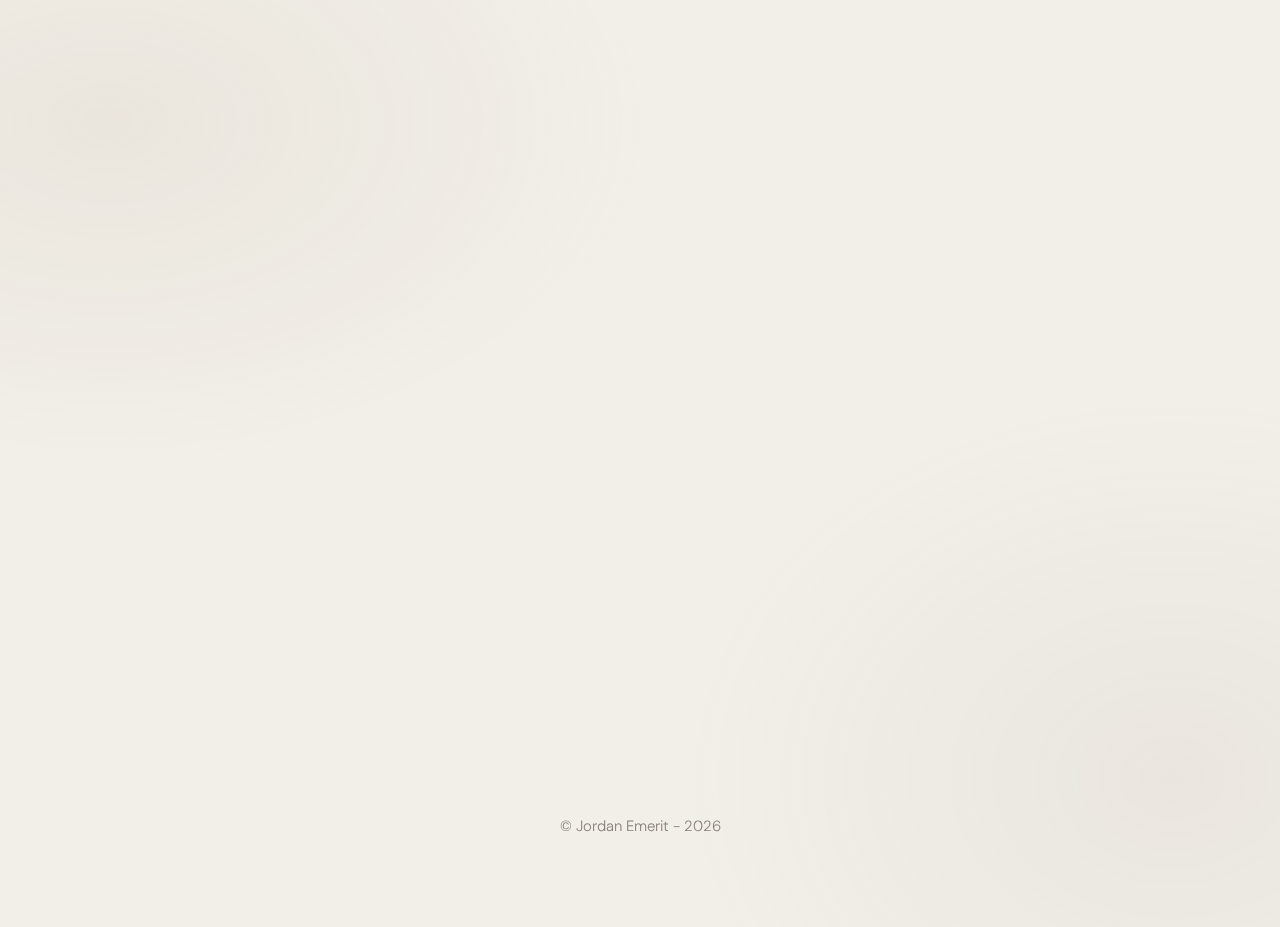
<file: Save init/index.html>
<!DOCTYPE html>
<html lang="fr" data-theme="">
<head>
  <meta charset="UTF-8" />
  <meta name="viewport" content="width=device-width, initial-scale=1.0" />
  <title>Mon portfolio - Accueil</title>
  <link rel="preconnect" href="https://fonts.googleapis.com" />
  <link rel="preconnect" href="https://fonts.gstatic.com" crossorigin />
  <link href="https://fonts.googleapis.com/css2?family=Lora:ital,wght@0,400;0,500;1,400;1,500&family=DM+Sans:opsz,wght@9..40,300;9..40,400;9..40,500&display=swap" rel="stylesheet" />

  <style>
    :root {
      --ease: cubic-bezier(0.23, 1, 0.32, 1);
      --radius: 20px;
      --bg:           #f2efe9;
      --text:         #1c1916;
      --text-muted:   #8a8278;
      --border:       rgba(0,0,0,0.07);
      --glass-bg:     rgba(245,242,236,0.6);
      --glass-border: rgba(255,255,255,0.55);
      --tag-bg:       rgba(0,0,0,0.07);
      --tag-color:    #5a5248;
      --toggle-track: #e0dbd2;
      --toggle-thumb: #8a7a68;
      --shadow-sm:    0 1px 4px rgba(0,0,0,0.05), 0 4px 18px rgba(0,0,0,0.06);
      --shadow-lg:    0 8px 40px rgba(0,0,0,0.15);
    }

    [data-theme="dark"] {
      --bg:           #0f0e0b;
      --text:         #ece8e0;
      --text-muted:   #7a7570;
      --border:       rgba(255,255,255,0.06);
      --glass-bg:     rgba(15,14,11,0.65);
      --glass-border: rgba(255,255,255,0.11);
      --tag-bg:       rgba(255,255,255,0.08);
      --tag-color:    #b0a898;
      --toggle-track: #28251e;
      --toggle-thumb: #c4ad8a;
      --shadow-sm:    0 1px 4px rgba(0,0,0,0.3), 0 4px 24px rgba(0,0,0,0.28);
      --shadow-lg:    0 8px 50px rgba(0,0,0,0.55);
    }

    *, *::before, *::after { box-sizing: border-box; margin: 0; padding: 0; }

    body {
      font-family: 'DM Sans', sans-serif;
      background: var(--bg);
      color: var(--text);
      min-height: 100vh;
      overflow-x: hidden;
      transition: background 0.45s var(--ease), color 0.45s var(--ease);
    }

    /* Ambient bg blob */
    .ambient {
      position: fixed;
      inset: -15%;
      pointer-events: none;
      z-index: 0;
      background:
        radial-gradient(ellipse 50% 45% at 18% 22%, rgba(185,165,135,0.12) 0%, transparent 65%),
        radial-gradient(ellipse 45% 50% at 82% 78%, rgba(155,145,125,0.09) 0%, transparent 65%);
      will-change: transform;
      transition: background 0.45s var(--ease);
    }

    .container {
      position: relative;
      z-index: 1;
      max-width: 1040px;
      margin: 0 auto;
      padding: 64px 24px 88px;
    }

    /* ── Header ── */
    header {
      margin-bottom: 48px;
      display: flex;
      align-items: flex-start;
      justify-content: space-between;
      gap: 20px;
      opacity: 0;
      transform: translateY(18px);
      animation: fadeUp 0.85s var(--ease) 0.05s forwards;
    }

    header h1 {
      font-family: 'Lora', serif;
      font-size: clamp(1.9rem, 4.5vw, 2.9rem);
      font-weight: 400;
      letter-spacing: -0.025em;
      line-height: 1.12;
    }

    header h1 em {
      font-style: italic;
      color: var(--text-muted);
    }

    header p {
      margin-top: 10px;
      font-size: 0.93rem;
      color: var(--text-muted);
      font-weight: 300;
      line-height: 1.65;
      max-width: 360px;
    }

     footer p {
       text-align: center;
       margin-top: 40px;
       font-size: 0.93rem;
       color: var(--text-muted);
       font-weight: 300;
       line-height: 1.65;
    }

    /* Toggle */
    .toggle {
      flex-shrink: 0;
      margin-top: 5px;
      width: 48px; height: 26px;
      background: var(--toggle-track);
      border-radius: 100px;
      border: 1px solid var(--border);
      cursor: pointer;
      position: relative;
      transition: background 0.35s var(--ease), border-color 0.35s var(--ease);
    }
    .toggle::after {
      content: '';
      position: absolute;
      top: 3px; left: 3px;
      width: 18px; height: 18px;
      border-radius: 50%;
      background: var(--toggle-thumb);
      transition: transform 0.35s var(--ease), background 0.35s var(--ease);
    }
    [data-theme="dark"] .toggle::after { transform: translateX(22px); }

    /* ── Bento Grid ── */
    .bento {
      display: grid;
      grid-template-columns: repeat(12, 1fr);
      grid-auto-rows: 175px;
      gap: 13px;
    }

    .c4  { grid-column: span 4; }
    .c5  { grid-column: span 5; }
    .c6  { grid-column: span 6; }
    .c7  { grid-column: span 7; }
    .c8  { grid-column: span 8; }
    .c12 { grid-column: span 12; }
    .r1  { grid-row: span 1; }
    .r2  { grid-row: span 2; }

    /* ── Card ── */
    .card {
      position: relative;
      border-radius: var(--radius);
      overflow: hidden;
      border: 1px solid var(--border);
      box-shadow: var(--shadow-sm);
      cursor: pointer;
      text-decoration: none;
      display: block;
      background: var(--card-bg, #ccc);
      opacity: 0;
      transform: translateY(22px);
      transition:
        box-shadow 0.4s var(--ease),
        transform  0.4s var(--ease),
        border-color 0.4s;
    }

    .card.visible {
      animation: fadeUp 0.65s var(--ease) forwards;
    }

    .card:hover {
      box-shadow: var(--shadow-lg);
      transform: translateY(-5px) scale(1.013);
      border-color: transparent;
    }

    /* Mouse-tracking spotlight */
    .card::before {
      content: '';
      position: absolute;
      inset: 0;
      background: radial-gradient(
        circle 240px at var(--mx, 50%) var(--my, 50%),
        rgba(255,255,255,0.22) 0%,
        transparent 68%
      );
      opacity: 0;
      transition: opacity 0.25s ease;
      pointer-events: none;
      z-index: 1;
      border-radius: inherit;
    }
    .card:hover::before { opacity: 1; }

    /* Subtle noise grain */
    .card::after {
      content: '';
      position: absolute;
      inset: 0;
      background-image: url("data:image/svg+xml,%3Csvg xmlns='http://www.w3.org/2000/svg' width='300' height='300'%3E%3Cfilter id='n'%3E%3CfeTurbulence type='fractalNoise' baseFrequency='0.85' numOctaves='4' stitchTiles='stitch'/%3E%3C/filter%3E%3Crect width='300' height='300' filter='url(%23n)' opacity='0.035'/%3E%3C/svg%3E");
      opacity: 0.4;
      mix-blend-mode: overlay;
      pointer-events: none;
      z-index: 1;
      border-radius: inherit;
    }

    /* Glass label at bottom */
    .card-label {
      position: absolute;
      bottom: 12px;
      left: 12px;
      right: 12px;
      z-index: 3;
      background: var(--glass-bg);
      backdrop-filter: blur(16px) saturate(1.6);
      -webkit-backdrop-filter: blur(16px) saturate(1.6);
      border: 1px solid var(--glass-border);
      border-radius: 12px;
      padding: 11px 13px;
      display: flex;
      align-items: center;
      justify-content: space-between;
      gap: 10px;
      transition: background 0.45s var(--ease), border-color 0.45s var(--ease);
    }

    .label-main { flex: 1; min-width: 0; }

    .card-title {
      font-family: 'Lora', serif;
      font-size: 0.875rem;
      font-weight: 500;
      line-height: 1.3;
      color: var(--text);
      white-space: nowrap;
      overflow: hidden;
      text-overflow: ellipsis;
    }

    /* Description revealed on hover via max-height */
    .card-desc {
      font-size: 0.76rem;
      color: var(--text-muted);
      font-weight: 300;
      line-height: 1.5;
      max-height: 0;
      overflow: hidden;
      opacity: 0;
      transition: max-height 0.4s var(--ease), opacity 0.3s ease, margin-top 0.3s;
    }
    .card:hover .card-desc {
      max-height: 50px;
      opacity: 1;
      margin-top: 3px;
    }

    .card-tags {
      display: flex;
      flex-wrap: wrap;
      gap: 4px;
      margin-top: 7px;
    }

    .tag {
      font-size: 0.65rem;
      font-weight: 500;
      letter-spacing: 0.04em;
      text-transform: uppercase;
      background: var(--tag-bg);
      color: var(--tag-color);
      padding: 3px 8px;
      border-radius: 100px;
    }

    /* Arrow button */
    .card-arrow {
      flex-shrink: 0;
      width: 27px; height: 27px;
      border-radius: 50%;
      background: rgba(0,0,0,0.12);
      display: flex;
      align-items: center;
      justify-content: center;
      transition: background 0.25s, transform 0.3s var(--ease);
    }
    .card-arrow svg {
      width: 12px; height: 12px;
      stroke: rgba(255,255,255,0.85);
      fill: none;
      stroke-width: 2;
      stroke-linecap: round;
      stroke-linejoin: round;
    }
    .card:hover .card-arrow {
      background: rgba(0,0,0,0.22);
      transform: translate(2px, -2px);
    }

    @keyframes fadeUp {
      to { opacity: 1; transform: translateY(0); }
    }

    /* Responsive */
    @media (max-width: 700px) {
      .bento { grid-template-columns: repeat(6,1fr); grid-auto-rows: 155px; }
      .c4, .c5, .c7, .c8, .c12 { grid-column: span 6; }
      .c6 { grid-column: span 3; }
      .r2 { grid-row: span 2; }
    }
    @media (max-width: 440px) {
      .container { padding: 38px 14px 60px; }
      .bento { gap: 10px; grid-auto-rows: 140px; }
      .c6 { grid-column: span 6; }
    }
  </style>

<script>
    (function() {
      const saved = localStorage.getItem('theme');
      const sys = window.matchMedia('(prefers-color-scheme: dark)').matches ? 'dark' : 'light';
      document.documentElement.setAttribute('data-theme', saved || sys);
    })();
  </script>

</head>
<body>

<div class="ambient" id="ambient"></div>

<div class="container">

  <header>
    <div>
      <h1>Jordan <em>Emerit</em></h1>
      <p>Une sélection de mes différents projets : construits, exploré et imaginé.</p>
    </div>
    <button class="toggle" id="themeToggle" aria-label="Changer de thème"></button>
  </header>

  <div class="bento" id="grid">

    <!-- 1 — Grande (7 cols × 2 rows) -->
    <a href="https://jordanmrt.github.io/theletterclub/" class="card c7 r2" data-delay="0"
       style="--card-bg: linear-gradient(140deg, #b8ccb0 0%, #8dab82 45%, #6a9070 100%);">
      <div class="card-label">
        <div class="label-main">
          <div class="card-title">The Letter Club - Renouer avec l'écriture.</div>
          <div class="card-desc">Site permettant de remettre au goût du jour l'écriture épistolaire en y déposant des lettres anonymement et une newsletter.</div>
          <div class="card-tags">
            <span class="tag">Art & poésie</span>
            <span class="tag">Communauté</span>
          </div>
        </div>
        <div class="card-arrow"><svg viewBox="0 0 16 16"><path d="M3 13 13 3M6 3h7v7"/></svg></div>
      </div>
    </a>

    <!-- 2 — (5 cols × 1 row) -->
    <a href="https://jordanmrt.github.io/social-media/" class="card c5 r1" data-delay="70"
       style="--card-bg: linear-gradient(135deg, #d4c0a0 0%, #b8946a 100%);">
      <div class="card-label">
        <div class="label-main">
          <div class="card-title">Portfolio - Social Media Manager</div>
          <div class="card-desc">Portfolio en ligne permettant de mettre en avant mes expériences professionnelles ainsi que de prendre contact avec moi.</div>
          <div class="card-tags"><span class="tag">Professionnel</span><span class="tag">Recruteur</span></div>
        </div>
        <div class="card-arrow"><svg viewBox="0 0 16 16"><path d="M3 13 13 3M6 3h7v7"/></svg></div>
      </div>
    </a>

    <!-- 3 — (5 cols × 1 row) -->
    <a href="https://github.com/JordanMRT" class="card c5 r1" data-delay="130"
       style="--card-bg: linear-gradient(145deg, #c4b4d8 0%, #9880c0 100%);">
      <div class="card-label">
        <div class="label-main">
          <div class="card-title">Github - Repositories</div>
          <div class="card-desc">Ensemble des repositories utilisés pour héberger mes projets et les déployer via Github Pages.</div>
          <div class="card-tags"><span class="tag">Professionnel</span><span class="tag">Code</span></div>
        </div>
        <div class="card-arrow"><svg viewBox="0 0 16 16"><path d="M3 13 13 3M6 3h7v7"/></svg></div>
      </div>
    </a>

    <!-- 4 — (4 cols × 1 row) -->
    <a href="https://jordanmrt.github.io/sncf-poxy-live/" class="card c4 r1" data-delay="190"
       style="--card-bg: linear-gradient(150deg, #a8c4d2 0%, #78a0bc 100%);">
      <div class="card-label">
        <div class="label-main">
          <div class="card-title">SNCF Live - Circulations SNCF en temps réel</div>
          <div class="card-desc">Site affichant les circulations des trains SNCF en temps réel, ainsi que les aléas avec possibilité de recherche et de filtres par types de trains.</div>
          <div class="card-tags"><span class="tag">Voyage</span><span class="tag">Communauté</span></div>
        </div>
        <div class="card-arrow"><svg viewBox="0 0 16 16"><path d="M3 13 13 3M6 3h7v7"/></svg></div>
      </div>
    </a>

    <!-- 5 — Large (8 cols × 1 row)
    <a href="#" class="card c8 r1" data-delay="250"
       style="--card-bg: linear-gradient(125deg, #d8c4a0 0%, #c8a86e 55%, #b08848 100%);">
      <div class="card-label">
        <div class="label-main">
          <div class="card-title">Drafts — Éditeur minimaliste</div>
          <div class="card-desc">Écriture sans distraction. Export Markdown, mode focus, offline.</div>
          <div class="card-tags"><span class="tag">Svelte</span><span class="tag">Tauri</span></div>
        </div>
        <div class="card-arrow"><svg viewBox="0 0 16 16"><path d="M3 13 13 3M6 3h7v7"/></svg></div>
      </div>
    </a>-->

    <!-- 6 — (6 cols × 1 row)
    <a href="#" class="card c6 r1" data-delay="310"
       style="--card-bg: linear-gradient(148deg, #c8beb0 0%, #a09080 100%);">
      <div class="card-label">
        <div class="label-main">
          <div class="card-title">Vault — Mots de passe local</div>
          <div class="card-desc">AES-256, sans cloud, sans dépendance externe.</div>
          <div class="card-tags"><span class="tag">Rust</span><span class="tag">Tauri</span></div>
        </div>
        <div class="card-arrow"><svg viewBox="0 0 16 16"><path d="M3 13 13 3M6 3h7v7"/></svg></div>
      </div>
    </a>-->

    <!-- 7 — (6 cols × 1 row)
    <a href="#" class="card c6 r1" data-delay="370"
       style="--card-bg: linear-gradient(132deg, #c0cab8 0%, #96a888 100%);">
      <div class="card-label">
        <div class="label-main">
          <div class="card-title">Memo — Notes rapides</div>
          <div class="card-desc">Capture instantanée, sync locale, offline-first par conception.</div>
          <div class="card-tags"><span class="tag">Electron</span><span class="tag">SQLite</span></div>
        </div>
        <div class="card-arrow"><svg viewBox="0 0 16 16"><path d="M3 13 13 3M6 3h7v7"/></svg></div>
      </div>
    </a>-->

  </div>
<footer>
<div><p> © Jordan Emerit - 2026</p></div>
</footer>

<script>
  /* Theme */
  const html = document.documentElement;
  const btn  = document.getElementById('themeToggle');

  btn.addEventListener('click', () => {
    const next = html.getAttribute('data-theme') === 'dark' ? 'light' : 'dark';
    html.setAttribute('data-theme', next);
    localStorage.setItem('theme', next);
  });

  window.matchMedia('(prefers-color-scheme: dark)').addEventListener('change', e => {
    if (!localStorage.getItem('theme'))
      html.setAttribute('data-theme', e.matches ? 'dark' : 'light');
  });

  /* Scroll reveal */
  const cards = document.querySelectorAll('.card');
  const io = new IntersectionObserver(entries => {
    entries.forEach(({ isIntersecting, target }) => {
      if (!isIntersecting) return;
      target.style.animationDelay = (target.dataset.delay || 0) + 'ms';
      target.classList.add('visible');
      io.unobserve(target);
    });
  }, { threshold: 0.08 });
  cards.forEach(c => io.observe(c));

  /* Mouse-tracking spotlight per card */
  cards.forEach(card => {
    card.addEventListener('mousemove', e => {
      const r = card.getBoundingClientRect();
      card.style.setProperty('--mx', ((e.clientX - r.left) / r.width  * 100).toFixed(1) + '%');
      card.style.setProperty('--my', ((e.clientY - r.top)  / r.height * 100).toFixed(1) + '%');
    });
  });

  /* Ambient parallax */
  const ambient = document.getElementById('ambient');
  let raf;
  document.addEventListener('mousemove', e => {
    cancelAnimationFrame(raf);
    raf = requestAnimationFrame(() => {
      const x = (e.clientX / innerWidth  - 0.5) * 24;
      const y = (e.clientY / innerHeight - 0.5) * 24;
      ambient.style.transform = `translate(${x}px, ${y}px)`;
    });
  });
</script>
</body>
</html>
</file>
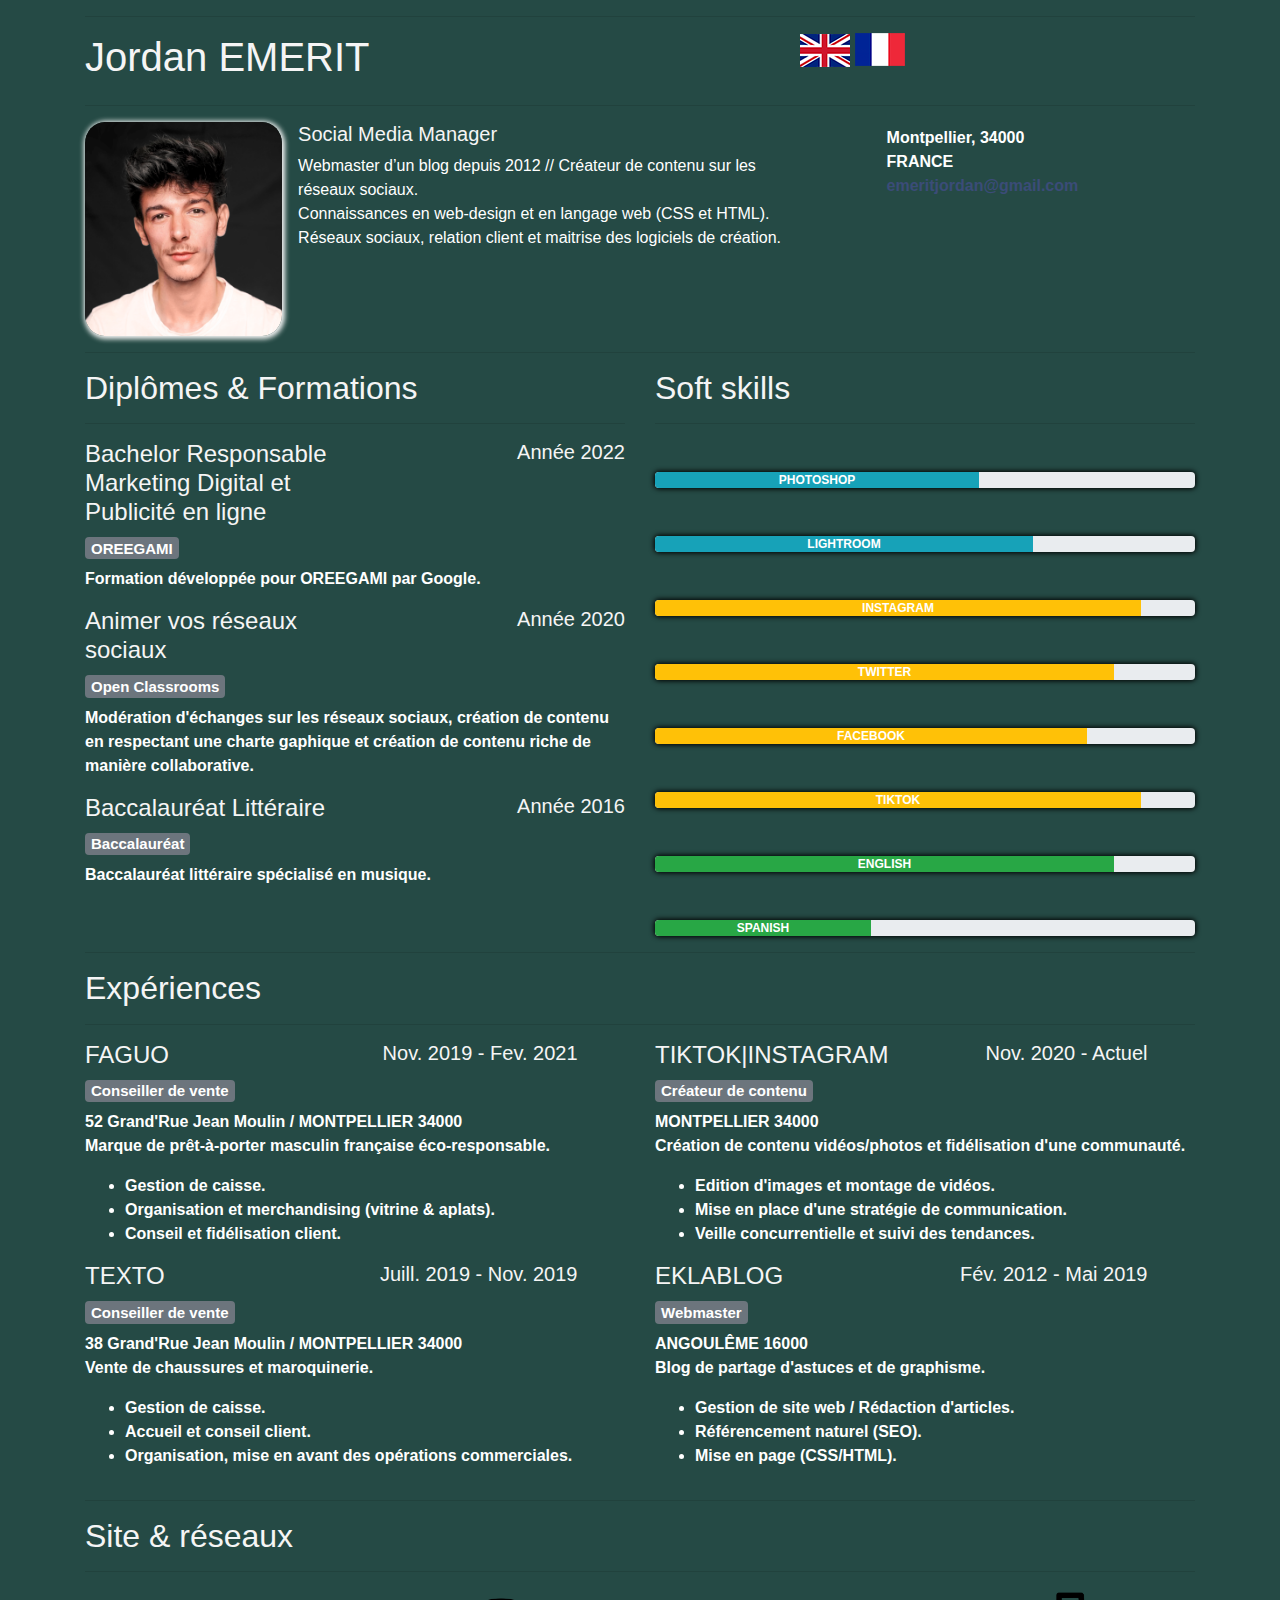
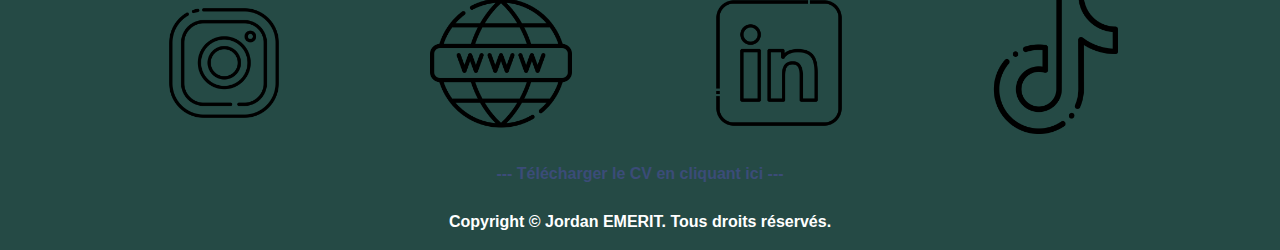
<file: Save init/old-index.html>
<!DOCTYPE html>
<html lang="fr">
<head>
    <meta charset="utf-8">
    <meta http-equiv="X-UA-Compatible" content="IE=edge">
    <meta name="viewport" content="width=device-width, initial-scale=1">
    <meta name="google-site-verification" content="LJeFikmvT2qbvVwyeCrwxRljPyEI3QU2un3__oOXeJs" />
<title>Jordan EMERIT - Social Media Manager</title>
  <!-- Bootstrap -->
<style type="text/css">
@import url("../css/bootstrap-4.0.0.css");
</style>
<link href="css/bootstrap-4.0.0.css" rel="stylesheet" type="text/css">
</head>
	<link rel"stylesheet" href="" type="text/css">
	<body>
    <div class="container">
      <hr>
      <div class="row">
        <div class="col-6">
          <h1>Jordan EMERIT</h1>
        </div>
        <div class="col-6">
          <div class="col-6"><a href="http://jordanmrt.github.io"><img class="img-flags"  src="../images/frenchflag.png" alt="Français"></a></div> 
<div class="col-6"><a href="http://jordanmrt.github.io/en/"><img class="img-flags"  src="../images/englishflag.png" alt="English"></a></div></div>
      </div>
      <hr>
      <div class="row">
        <div class="col-md-8 col-sm-12">
          <div class="media">
            <img class="mr-3" src="../images/headpic.png">
            <div class="media-body">
              <h5 class="mt-0">Social Media Manager</h5>
              Webmaster d’un blog depuis 2012 // Créateur de contenu sur les réseaux sociaux.<br>
              Connaissances en web-design et en langage web (CSS et HTML).<br>
              Réseaux sociaux, relation client et maitrise des logiciels de création.
            </div>
          </div>
        </div>
        <div class="col-md-4 col-sm-12">
          <div class="row justify-content-md-around m-1">
            <address>
              <strong>Montpellier, 34000<br>
              FRANCE<br>
              <a href="mailto:emeritjordan@gmail.com">emeritjordan@gmail.com</a>
            </address>
          </div>
        </div>
      </div>
      <hr>
      <div class="row">
        <div class="col-md-6 col-sm-12">
          <h2>Diplômes & Formations</h2>
          <hr>
          <div class="row">
            <div class="col-6">
              <h4>Bachelor Responsable Marketing Digital et Publicité en ligne</h4>
            </div>
            <div class="col-6">
              <h5 class="text-right"><span aria-hidden="true"></span>Année 2022</h5>
            </div>
          </div>
          <h5><span class="badge badge-secondary">OREEGAMI</span></h5>
          <p>Formation développée pour OREEGAMI par Google.</p>
<div class="row">
            <div class="col-6">
              <h4>Animer vos réseaux sociaux</h4>
            </div>
            <div class="col-6">
              <h5 class="text-right"><span aria-hidden="true"></span>Année 2020</h5>
            </div>
          </div>
          <h5><span class="badge badge-secondary">Open Classrooms</span></h5>
          <p>Modération d'échanges sur les réseaux sociaux, création de contenu en respectant une charte gaphique et création de contenu riche de manière collaborative.</p>
          <div class="row">
            <div class="col-6">
              <h4>Baccalauréat Littéraire</h4>
            </div>
            <div class="col-6">
              <h5 class="text-right"><span aria-hidden="true"></span>Année 2016</h5>
            </div>
          </div>
          <h5><span class="badge badge-secondary">Baccalauréat</span></h5>
          <p>Baccalauréat littéraire spécialisé en musique.</p>
        </div>
        <div class="col-md-6 col-sm-12">
          <h2>Soft skills</h2>
          <hr>
          <div class="progress mt-4">
            <div class="progress-bar bg-info" role="progressbar" aria-valuenow="70" aria-valuemin="0" aria-valuemax="100" style="width: 60%"> PHOTOSHOP</div>
          </div>
          <div class="progress mt-4">
            <div class="progress-bar bg-info" role="progressbar" aria-valuenow="60" aria-valuemin="0" aria-valuemax="100" style="width: 70%"> LIGHTROOM</div>
          </div>
          <div class="progress mt-4">
            <div class="progress-bar bg-warning" role="progressbar" aria-valuenow="55" aria-valuemin="0" aria-valuemax="100" style="width: 90%"> INSTAGRAM</div>
          </div>
          <div class="progress mt-4">
            <div class="progress-bar bg-warning" role="progressbar" aria-valuenow="50" aria-valuemin="0" aria-valuemax="100" style="width: 85%"> TWITTER</div>
          </div>
          <div class="progress mt-4">
            <div class="progress-bar bg-warning" role="progressbar" aria-valuenow="50" aria-valuemin="0" aria-valuemax="100" style="width: 80%"> FACEBOOK</div>
          </div>
<div class="progress mt-4">
            <div class="progress-bar bg-warning" role="progressbar" aria-valuenow="70" aria-valuemin="0" aria-valuemax="100" style="width: 90%"> TIKTOK</div>
          </div>
<div class="progress mt-4">
            <div class="progress-bar bg-success" role="progressbar" aria-valuenow="85" aria-valuemin="0" aria-valuemax="100" style="width: 85%"> ENGLISH</div>
          </div>
          <div class="progress mt-4">
            <div class="progress-bar bg-success" role="progressbar" aria-valuenow="80" aria-valuemin="0" aria-valuemax="100" style="width: 40%"> SPANISH</div>
          </div>
        </div>
      </div>
      <hr>
      <h2>Expériences</h2>
      <hr>
      <div class="row">
        <div class="col-md-6 col-sm-12">
          <div class="row">
            <div class="col-5">
              <h4>FAGUO</h4>
            </div>
            <div class="col-6">
              <h5 class="text-right"><span aria-hidden="true"></span>Nov. 2019 - Fev. 2021</h5>
            </div>
          </div>
          <h5><span class="badge badge-secondary">Conseiller de vente</span></h5>
          <p>52 Grand'Rue Jean Moulin / MONTPELLIER 34000 <br>Marque de prêt-à-porter masculin française éco-responsable.</p>
          <ul>
            <li>Gestion de caisse.</li>
            <li>Organisation et merchandising (vitrine & aplats).</li>
            <li>Conseil et fidélisation client.</li>
          </ul>
        </div>
		  <div class="col-md-6 col-sm-12">
          <div class="row">
            <div class="col-5 col-lg-5">
              <h4>TIKTOK|INSTAGRAM</h4>
            </div>
            <div class="col-6">
              <h5 class="text-right"><span aria-hidden="true"></span> Nov. 2020 - Actuel</h5>
            </div>
          </div>
          <h5><span class="badge badge-secondary">Créateur de contenu</span></h5>
          <p>MONTPELLIER 34000 <br>Création de contenu vidéos/photos et fidélisation d'une communauté.</p>
          <ul>
            <li>Edition d'images et montage de vidéos.</li>
            <li>Mise en place d'une stratégie de communication.</li>
            <li>Veille concurrentielle et suivi des tendances.</li>
          </ul>
        </div>
        <div class="col-md-6 col-sm-12">
          <div class="row">
            <div class="col-5">
              <h4>TEXTO</h4>
            </div>
            <div class="col-6">
              <h5 class="text-right"><span aria-hidden="true"></span> Juill. 2019 - Nov. 2019</h5>
            </div>
          </div>
          <h5><span class="badge badge-secondary">Conseiller de vente</span></h5>
          <p>38 Grand'Rue Jean Moulin / MONTPELLIER 34000 <br>Vente de chaussures et maroquinerie.</p>
          <ul>
            <li>Gestion de caisse.</li>
            <li>Accueil et conseil client.</li>
            <li>Organisation, mise en avant des opérations commerciales.</li>
          </ul>
        </div>
		  <div class="col-md-6 col-sm-12">
          <div class="row">
            <div class="col-5">
              <h4>EKLABLOG</h4>
            </div>
            <div class="col-6">
              <h5 class="text-right"><span aria-hidden="true"></span> Fév. 2012 - Mai 2019</h5>
            </div>
          </div>
          <h5><span class="badge badge-secondary">Webmaster</span></h5>
          <p>ANGOULÊME 16000 <br>Blog de partage d'astuces et de graphisme.</p>
          <ul>
            <li>Gestion de site web / Rédaction d'articles.</li>
            <li>Référencement naturel (SEO).</li>
            <li>Mise en page (CSS/HTML).</li>
          </ul>
        </div>
      </div>
      <hr>
      <h2>Site & réseaux</h2>
      <hr>
      <div class="container">
        <div class="row text-center">
          <div class="col-sm-4 col-12 p-0"><a href="http://instagram.com/jordan.mrt"  target="_blank"><img class="img-thumbnail"  src="../images/insta_icon.png" alt="Jordan MRT sur Intagram"></a></div>
          <div class="col-sm-4 col-12 p-0"><a href="http://codelyoko.ek.la"  target="_blank"><img class="img-thumbnail"  src="../images/web_icon.png" alt="Lyokograph' World - Hébergé par EklaBlog"></a></div>
          <div class="col-sm-4 col-12 p-0"><a href="http://linkedin.com/in/jordan-mrt" target="_blank"><img class="img-thumbnail"  src="../images/icon_linkedin.png" alt="Jordan Emerit sur Linkedin"></a></div>
          <div class="col-sm-4 col-12 p-0"><a href="http://www.tiktok.com/@imhappytobeyourfriend" target="_blank"><img class="img-thumbnail"  src="../images/tiktok-line.png" alt="ImHappyToBeYourFriend sur TikTok"></a></div>
        </div>
      </div>
      <br>
      <footer class="text-center">
        <div class="container">
          <div class="row">
            <div class="col-12">
              <a href= "/">--- Télécharger le CV en cliquant ici ---</a>
            </div>
          </div>
        </div>
		  <br>
      </footer>
		<footer class="text-center">
        <div class="container">
          <div class="row">
            <div class="col-12">
              <p>Copyright © Jordan EMERIT. Tous droits réservés.</p>
            </div>
          </div>
        </div>
      </footer>
    </div>
    <!-- jQuery (necessary for Bootstrap's JavaScript plugins) -->
    <script src="../js/jquery-3.2.1.min.js"></script>
    <!-- Include all compiled plugins (below), or include individual files as needed -->
    <script src="../js/popper.min.js"></script>
    <script src="../js/bootstrap-4.0.0.js"></script>
  </body>
</html>
</file>
